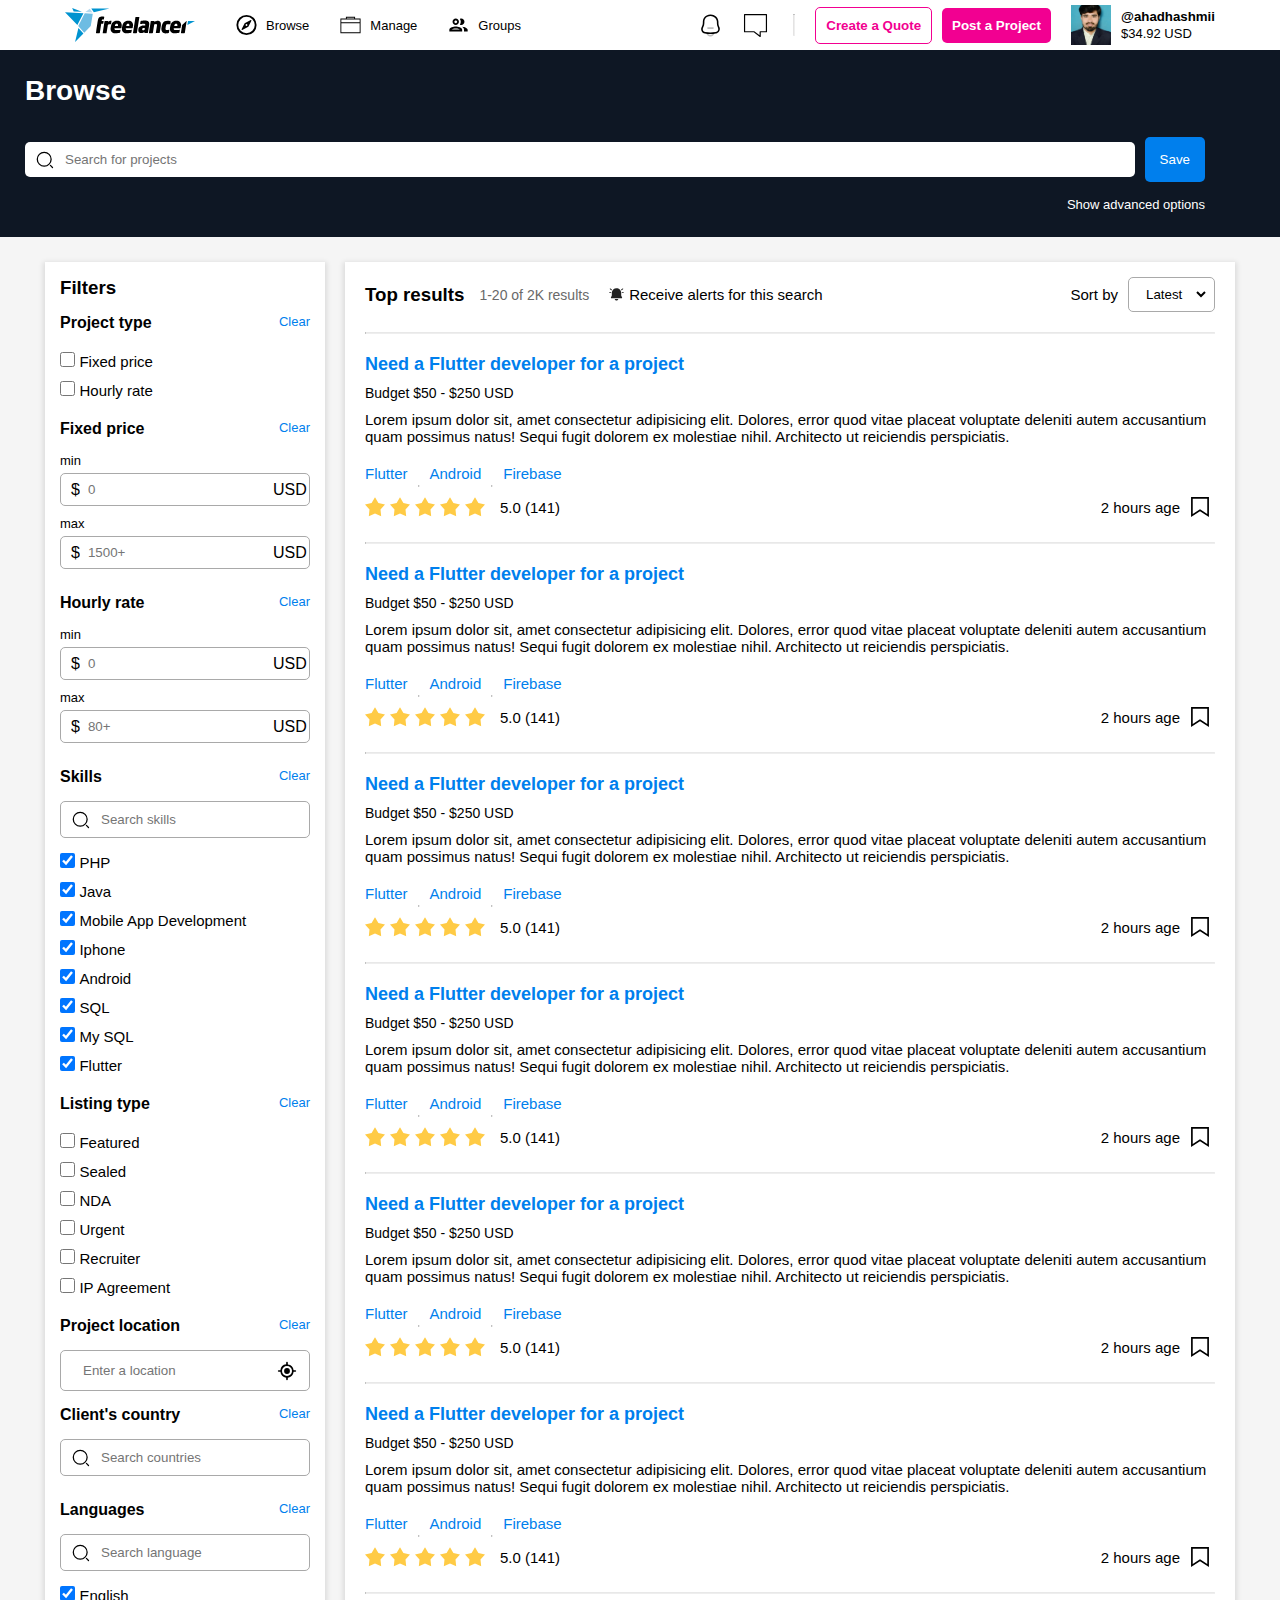
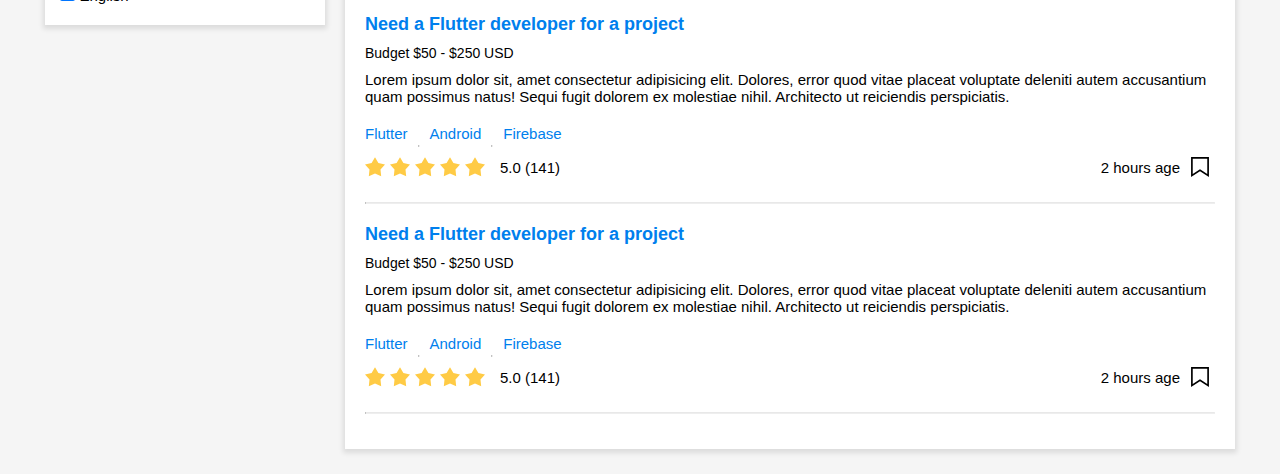
<file: index.html>
<!DOCTYPE html>
<html lang="en">

<head>
    <meta charset="UTF-8">
    <meta http-equiv="X-UA-Compatible" content="IE=edge">
    <meta name="viewport" content="width=device-width, initial-scale=1.0">
    <title>Freelancer</title>
    <link rel="shortcut icon" href="assets/icons/freelancer.png" type="image/x-icon">
    <link rel="stylesheet" href="css/utils.css">
    <link rel="stylesheet" href="css/home/header.css">
    <link rel="stylesheet" href="css/home/search-area.css">
    <link rel="stylesheet" href="css/home/main.css">
    <link rel="stylesheet" href="css/home/filters.css">
    <link rel="stylesheet" href="css/home/top-results.css">
</head>

<body>
    <section class="header">
        <nav>
            <img class="logo" src="assets/icons/logo.svg" alt="">
            <ul>
                <li>
                    <div class="menu-item">
                        <img src="assets/icons/explore.svg" alt="">
                        <p>Browse</p>
                    </div>
                </li>
                <li>
                    <div class="menu-item">
                        <img src="assets/icons/manage.svg" alt="">
                        <p>Manage</p>
                    </div>
                </li>
                <li>
                    <div class="menu-item">
                        <img src="assets/icons/groups.svg" alt="">
                        <p>Groups</p>
                    </div>
                </li>
            </ul>
            <div class="spacer"></div>
            <img class="noti-chat" src="assets/icons/notification.svg" alt="">
            <img class="noti-chat" src="assets/icons/message.svg" alt="">
            <hr>
            <button class="outline-btn">Create a Quote</button>
            <button class="fill-btn">Post a Project</button>
            <img class="profile-img" src="assets/images/user.JPG" alt="">
            <div class="profile">
                <h5>@ahadhashmii</h5>
                <p>$34.92 USD</p>
            </div>
        </nav>
    </section>


    <section class="search">
        <div class="search-area">
            <h1>Browse</h1>
            <div class="input-area">
                <img src="assets/icons/search.svg" alt="">
                <input type="text" placeholder="Search for projects">
                <button>Save</button>
            </div>
            <a href="">Show advanced options</a>
        </div>
    </section>



    <section class="main">

        <div class="filters">
            <h3>Filters</h3>

            <div class="filter-title">
                <h4>Project type</h4>
                <a href="">Clear</a>
            </div>
            <div class="check-box">
                <input type="checkbox" name="">
                <span>Fixed price</span>
            </div>
            <div class="check-box">
                <input type="checkbox" name="">
                <span>Hourly rate</span>
            </div>

            <div class="filter-title">
                <h4>Fixed price</h4>
                <a href="">Clear</a>
            </div>
            <p class="min-max">min</p>
            <div class="price-input">
                <p>$</p>
                <input type="text" placeholder="0">
                <p>USD</p>
            </div>
            <p class="min-max">max</p>
            <div class="price-input">
                <p>$</p>
                <input type="text" placeholder="1500+">
                <p>USD</p>
            </div>

            <div class="filter-title">
                <h4>Hourly rate</h4>
                <a href="">Clear</a>
            </div>
            <p class="min-max">min</p>
            <div class="price-input">
                <p>$</p>
                <input type="text" placeholder="0">
                <p>USD</p>
            </div>
            <p class="min-max">max</p>
            <div class="price-input">
                <p>$</p>
                <input type="text" placeholder="80+">
                <p>USD</p>
            </div>

            <div class="filter-title">
                <h4>Skills</h4>
                <a href="">Clear</a>
            </div>
            <div class="skills-search">
                <img src="assets/icons/search.svg" alt="">
                <input type="text" placeholder="Search skills">
            </div>
            <div class="check-box">
                <input type="checkbox" name="" checked>
                <span>PHP</span>
            </div>
            <div class="check-box">
                <input type="checkbox" name="" checked>
                <span>Java</span>
            </div>
            <div class="check-box">
                <input type="checkbox" name="" checked>
                <span>Mobile App Development</span>
            </div>
            <div class="check-box">
                <input type="checkbox" name="" checked>
                <span>Iphone</span>
            </div>
            <div class="check-box">
                <input type="checkbox" name="" checked>
                <span>Android</span>
            </div>
            <div class="check-box">
                <input type="checkbox" name="" checked>
                <span>SQL</span>
            </div>
            <div class="check-box">
                <input type="checkbox" name="" checked>
                <span>My SQL</span>
            </div>
            <div class="check-box">
                <input type="checkbox" name="" checked>
                <span>Flutter</span>
            </div>

            <div class="filter-title">
                <h4>Listing type</h4>
                <a href="">Clear</a>
            </div>
            <div class="check-box">
                <input type="checkbox" name="">
                <span>Featured</span>
            </div>
            <div class="check-box">
                <input type="checkbox" name="">
                <span>Sealed</span>
            </div>
            <div class="check-box">
                <input type="checkbox" name="">
                <span>NDA</span>
            </div>
            <div class="check-box">
                <input type="checkbox" name="">
                <span>Urgent</span>
            </div>
            <div class="check-box">
                <input type="checkbox" name="">
                <span>Recruiter</span>
            </div>
            <div class="check-box">
                <input type="checkbox" name="">
                <span>IP Agreement</span>
            </div>

            <div class="filter-title">
                <h4>Project location</h4>
                <a href="">Clear</a>
            </div>
            <div class="project-location">
                <input type="text" placeholder="Enter a location">
                <img src="assets/icons/location.svg" alt="">
            </div>

            <div class="filter-title">
                <h4>Client's country</h4>
                <a href="">Clear</a>
            </div>
            <div class="skills-search">
                <img src="assets/icons/search.svg" alt="">
                <input type="text" placeholder="Search countries">
            </div>

            <div class="filter-title">
                <h4>Languages</h4>
                <a href="">Clear</a>
            </div>
            <div class="skills-search">
                <img src="assets/icons/search.svg" alt="">
                <input type="text" placeholder="Search language">
            </div>
            <div class="check-box">
                <input type="checkbox" name="" checked>
                <span>English</span>
            </div>
        </div>

        <div class="top-results">
            <div class="results-head">
                <h3>Top results</h3>
                <p>1-20 of 2K results</p>
                <img src="assets/icons/alert.svg" alt="">
                <span>Receive alerts for this search</span>
                <div class="spacer"></div>
                <span>Sort by</span>
                <div class="picker">
                    <select name="" id="">
                        <option value="latest">Latest</option>
                        <option value="oldest">Oldest</option>
                    </select>
                </div>
            </div>
            <hr>
            <div class="item-project">
                <h2>Need a Flutter developer for a project</h2>
                <span>Budget $50 - $250 USD</span>
                <p>Lorem ipsum dolor sit, amet consectetur adipisicing elit. Dolores, error quod vitae placeat voluptate
                    deleniti autem accusantium quam possimus natus! Sequi fugit dolorem ex molestiae nihil. Architecto
                    ut reiciendis perspiciatis.
                </p>
                <div class="required-skills">
                    <p>Flutter</p>
                    <hr>
                    <p>Android</p>
                    <hr>
                    <p>Firebase</p>
                </div>
                <div class="star-timing">
                    <img src="assets/icons/star-fill.svg" alt="">
                    <img src="assets/icons/star-fill.svg" alt="">
                    <img src="assets/icons/star-fill.svg" alt="">
                    <img src="assets/icons/star-fill.svg" alt="">
                    <img src="assets/icons/star-fill.svg" alt="">
                    <p>5.0 (141)</p>
                    <div class="spacer"></div>
                    <p>2 hours age</p>
                    <img src="assets/icons/bookmark.svg" alt="">
                </div>
                <hr>
            </div>
            <div class="item-project">
                <h2>Need a Flutter developer for a project</h2>
                <span>Budget $50 - $250 USD</span>
                <p>Lorem ipsum dolor sit, amet consectetur adipisicing elit. Dolores, error quod vitae placeat voluptate
                    deleniti autem accusantium quam possimus natus! Sequi fugit dolorem ex molestiae nihil. Architecto
                    ut reiciendis perspiciatis.
                </p>
                <div class="required-skills">
                    <p>Flutter</p>
                    <hr>
                    <p>Android</p>
                    <hr>
                    <p>Firebase</p>
                </div>
                <div class="star-timing">
                    <img src="assets/icons/star-fill.svg" alt="">
                    <img src="assets/icons/star-fill.svg" alt="">
                    <img src="assets/icons/star-fill.svg" alt="">
                    <img src="assets/icons/star-fill.svg" alt="">
                    <img src="assets/icons/star-fill.svg" alt="">
                    <p>5.0 (141)</p>
                    <div class="spacer"></div>
                    <p>2 hours age</p>
                    <img src="assets/icons/bookmark.svg" alt="">
                </div>
                <hr>
            </div>
            <div class="item-project">
                <h2>Need a Flutter developer for a project</h2>
                <span>Budget $50 - $250 USD</span>
                <p>Lorem ipsum dolor sit, amet consectetur adipisicing elit. Dolores, error quod vitae placeat voluptate
                    deleniti autem accusantium quam possimus natus! Sequi fugit dolorem ex molestiae nihil. Architecto
                    ut reiciendis perspiciatis.
                </p>
                <div class="required-skills">
                    <p>Flutter</p>
                    <hr>
                    <p>Android</p>
                    <hr>
                    <p>Firebase</p>
                </div>
                <div class="star-timing">
                    <img src="assets/icons/star-fill.svg" alt="">
                    <img src="assets/icons/star-fill.svg" alt="">
                    <img src="assets/icons/star-fill.svg" alt="">
                    <img src="assets/icons/star-fill.svg" alt="">
                    <img src="assets/icons/star-fill.svg" alt="">
                    <p>5.0 (141)</p>
                    <div class="spacer"></div>
                    <p>2 hours age</p>
                    <img src="assets/icons/bookmark.svg" alt="">
                </div>
                <hr>
            </div>
            <div class="item-project">
                <h2>Need a Flutter developer for a project</h2>
                <span>Budget $50 - $250 USD</span>
                <p>Lorem ipsum dolor sit, amet consectetur adipisicing elit. Dolores, error quod vitae placeat voluptate
                    deleniti autem accusantium quam possimus natus! Sequi fugit dolorem ex molestiae nihil. Architecto
                    ut reiciendis perspiciatis.
                </p>
                <div class="required-skills">
                    <p>Flutter</p>
                    <hr>
                    <p>Android</p>
                    <hr>
                    <p>Firebase</p>
                </div>
                <div class="star-timing">
                    <img src="assets/icons/star-fill.svg" alt="">
                    <img src="assets/icons/star-fill.svg" alt="">
                    <img src="assets/icons/star-fill.svg" alt="">
                    <img src="assets/icons/star-fill.svg" alt="">
                    <img src="assets/icons/star-fill.svg" alt="">
                    <p>5.0 (141)</p>
                    <div class="spacer"></div>
                    <p>2 hours age</p>
                    <img src="assets/icons/bookmark.svg" alt="">
                </div>
                <hr>
            </div>
            <div class="item-project">
                <h2>Need a Flutter developer for a project</h2>
                <span>Budget $50 - $250 USD</span>
                <p>Lorem ipsum dolor sit, amet consectetur adipisicing elit. Dolores, error quod vitae placeat voluptate
                    deleniti autem accusantium quam possimus natus! Sequi fugit dolorem ex molestiae nihil. Architecto
                    ut reiciendis perspiciatis.
                </p>
                <div class="required-skills">
                    <p>Flutter</p>
                    <hr>
                    <p>Android</p>
                    <hr>
                    <p>Firebase</p>
                </div>
                <div class="star-timing">
                    <img src="assets/icons/star-fill.svg" alt="">
                    <img src="assets/icons/star-fill.svg" alt="">
                    <img src="assets/icons/star-fill.svg" alt="">
                    <img src="assets/icons/star-fill.svg" alt="">
                    <img src="assets/icons/star-fill.svg" alt="">
                    <p>5.0 (141)</p>
                    <div class="spacer"></div>
                    <p>2 hours age</p>
                    <img src="assets/icons/bookmark.svg" alt="">
                </div>
                <hr>
            </div>
            <div class="item-project">
                <h2>Need a Flutter developer for a project</h2>
                <span>Budget $50 - $250 USD</span>
                <p>Lorem ipsum dolor sit, amet consectetur adipisicing elit. Dolores, error quod vitae placeat voluptate
                    deleniti autem accusantium quam possimus natus! Sequi fugit dolorem ex molestiae nihil. Architecto
                    ut reiciendis perspiciatis.
                </p>
                <div class="required-skills">
                    <p>Flutter</p>
                    <hr>
                    <p>Android</p>
                    <hr>
                    <p>Firebase</p>
                </div>
                <div class="star-timing">
                    <img src="assets/icons/star-fill.svg" alt="">
                    <img src="assets/icons/star-fill.svg" alt="">
                    <img src="assets/icons/star-fill.svg" alt="">
                    <img src="assets/icons/star-fill.svg" alt="">
                    <img src="assets/icons/star-fill.svg" alt="">
                    <p>5.0 (141)</p>
                    <div class="spacer"></div>
                    <p>2 hours age</p>
                    <img src="assets/icons/bookmark.svg" alt="">
                </div>
                <hr>
            </div>
            <div class="item-project">
                <h2>Need a Flutter developer for a project</h2>
                <span>Budget $50 - $250 USD</span>
                <p>Lorem ipsum dolor sit, amet consectetur adipisicing elit. Dolores, error quod vitae placeat voluptate
                    deleniti autem accusantium quam possimus natus! Sequi fugit dolorem ex molestiae nihil. Architecto
                    ut reiciendis perspiciatis.
                </p>
                <div class="required-skills">
                    <p>Flutter</p>
                    <hr>
                    <p>Android</p>
                    <hr>
                    <p>Firebase</p>
                </div>
                <div class="star-timing">
                    <img src="assets/icons/star-fill.svg" alt="">
                    <img src="assets/icons/star-fill.svg" alt="">
                    <img src="assets/icons/star-fill.svg" alt="">
                    <img src="assets/icons/star-fill.svg" alt="">
                    <img src="assets/icons/star-fill.svg" alt="">
                    <p>5.0 (141)</p>
                    <div class="spacer"></div>
                    <p>2 hours age</p>
                    <img src="assets/icons/bookmark.svg" alt="">
                </div>
                <hr>
            </div>
            <div class="item-project">
                <h2>Need a Flutter developer for a project</h2>
                <span>Budget $50 - $250 USD</span>
                <p>Lorem ipsum dolor sit, amet consectetur adipisicing elit. Dolores, error quod vitae placeat voluptate
                    deleniti autem accusantium quam possimus natus! Sequi fugit dolorem ex molestiae nihil. Architecto
                    ut reiciendis perspiciatis.
                </p>
                <div class="required-skills">
                    <p>Flutter</p>
                    <hr>
                    <p>Android</p>
                    <hr>
                    <p>Firebase</p>
                </div>
                <div class="star-timing">
                    <img src="assets/icons/star-fill.svg" alt="">
                    <img src="assets/icons/star-fill.svg" alt="">
                    <img src="assets/icons/star-fill.svg" alt="">
                    <img src="assets/icons/star-fill.svg" alt="">
                    <img src="assets/icons/star-fill.svg" alt="">
                    <p>5.0 (141)</p>
                    <div class="spacer"></div>
                    <p>2 hours age</p>
                    <img src="assets/icons/bookmark.svg" alt="">
                </div>
                <hr>
            </div>
        </div>
    </section>
</body>

</html>
</file>
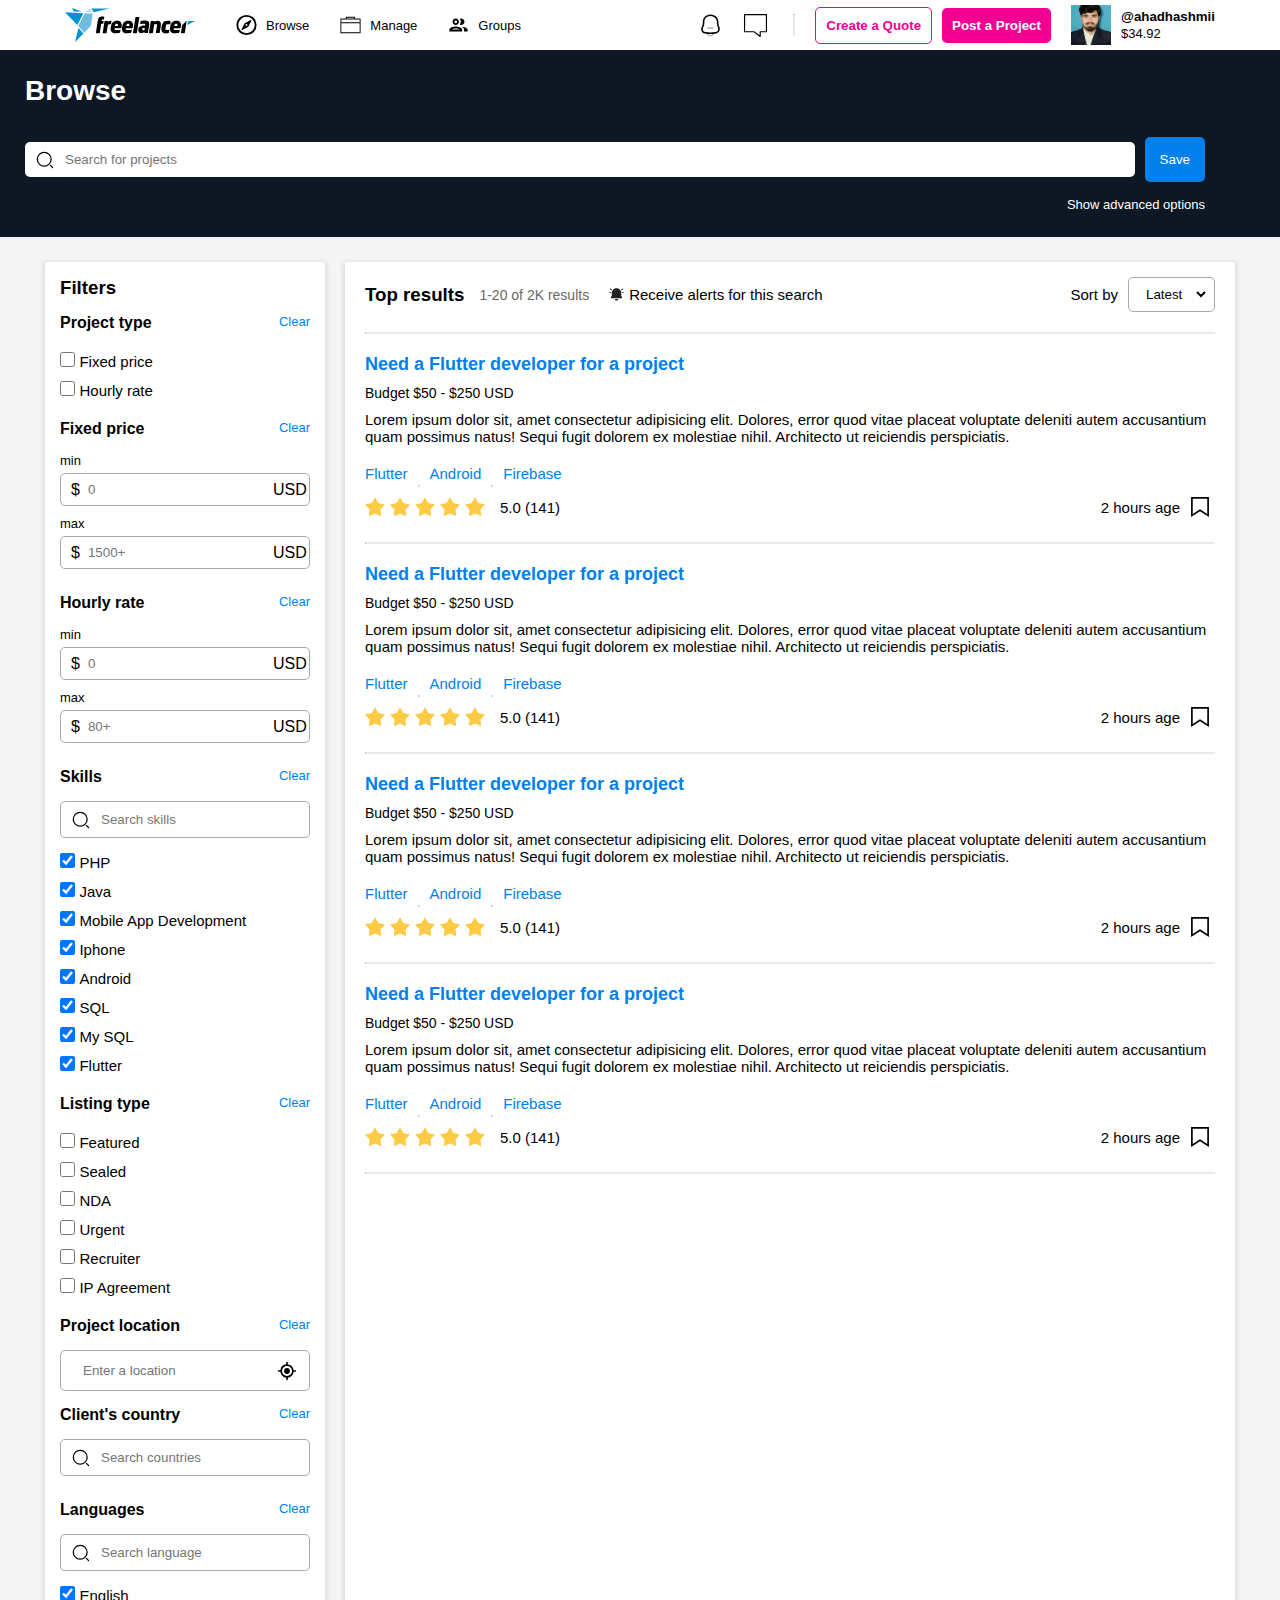
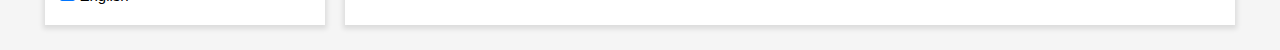
<file: home.html>
<!DOCTYPE html>
<html lang="en">

<head>
    <meta charset="UTF-8">
    <meta http-equiv="X-UA-Compatible" content="IE=edge">
    <meta name="viewport" content="width=device-width, initial-scale=1.0">
    <title>Freelancer</title>
    <link rel="stylesheet" href="css/utils.css">
    <link rel="stylesheet" href="css/home/header.css">
    <link rel="stylesheet" href="css/home/search-area.css">
    <link rel="stylesheet" href="css/home/main.css">
    <link rel="stylesheet" href="css/home/filters.css">
    <link rel="stylesheet" href="css/home/top-results.css">
</head>

<body>
    <section class="header">
        <nav>
            <img class="logo" src="assets/icons/logo.svg" alt="">
            <ul>
                <li>
                    <div class="menu-item">
                        <img src="assets/icons/explore.svg" alt="">
                        <p>Browse</p>
                    </div>
                </li>
                <li>
                    <div class="menu-item">
                        <img src="assets/icons/manage.svg" alt="">
                        <p>Manage</p>
                    </div>
                </li>
                <li>
                    <div class="menu-item">
                        <img src="assets/icons/groups.svg" alt="">
                        <p>Groups</p>
                    </div>
                </li>
            </ul>
            <div class="spacer"></div>
            <img class="noti-chat" src="assets/icons/notification.svg" alt="">
            <img class="noti-chat" src="assets/icons/message.svg" alt="">
            <hr>
            <button class="outline-btn">Create a Quote</button>
            <button class="fill-btn">Post a Project</button>
            <img class="profile-img" src="assets/images/user.JPG" alt="">
            <div class="profile">
                <h5>@ahadhashmii</h5>
                <p>$34.92</p>
            </div>
        </nav>
    </section>


    <section class="search">
        <div class="search-area">
            <h1>Browse</h1>
            <div class="input-area">
                <img src="assets/icons/search.svg" alt="">
                <input type="text" placeholder="Search for projects">
                <button>Save</button>
            </div>
            <a href="">Show advanced options</a>
        </div>
    </section>



    <section class="main">

        <div class="filters">
            <h3>Filters</h3>

            <div class="filter-title">
                <h4>Project type</h4>
                <a href="">Clear</a>
            </div>
            <div class="check-box">
                <input type="checkbox" name="">
                <span>Fixed price</span>
            </div>
            <div class="check-box">
                <input type="checkbox" name="">
                <span>Hourly rate</span>
            </div>

            <div class="filter-title">
                <h4>Fixed price</h4>
                <a href="">Clear</a>
            </div>
            <p class="min-max">min</p>
            <div class="price-input">
                <p>$</p>
                <input type="text" placeholder="0">
                <p>USD</p>
            </div>
            <p class="min-max">max</p>
            <div class="price-input">
                <p>$</p>
                <input type="text" placeholder="1500+">
                <p>USD</p>
            </div>

            <div class="filter-title">
                <h4>Hourly rate</h4>
                <a href="">Clear</a>
            </div>
            <p class="min-max">min</p>
            <div class="price-input">
                <p>$</p>
                <input type="text" placeholder="0">
                <p>USD</p>
            </div>
            <p class="min-max">max</p>
            <div class="price-input">
                <p>$</p>
                <input type="text" placeholder="80+">
                <p>USD</p>
            </div>

            <div class="filter-title">
                <h4>Skills</h4>
                <a href="">Clear</a>
            </div>
            <div class="skills-search">
                <img src="assets/icons/search.svg" alt="">
                <input type="text" placeholder="Search skills">
            </div>
            <div class="check-box">
                <input type="checkbox" name="" checked>
                <span>PHP</span>
            </div>
            <div class="check-box">
                <input type="checkbox" name="" checked>
                <span>Java</span>
            </div>
            <div class="check-box">
                <input type="checkbox" name="" checked>
                <span>Mobile App Development</span>
            </div>
            <div class="check-box">
                <input type="checkbox" name="" checked>
                <span>Iphone</span>
            </div>
            <div class="check-box">
                <input type="checkbox" name="" checked>
                <span>Android</span>
            </div>
            <div class="check-box">
                <input type="checkbox" name="" checked>
                <span>SQL</span>
            </div>
            <div class="check-box">
                <input type="checkbox" name="" checked>
                <span>My SQL</span>
            </div>
            <div class="check-box">
                <input type="checkbox" name="" checked>
                <span>Flutter</span>
            </div>

            <div class="filter-title">
                <h4>Listing type</h4>
                <a href="">Clear</a>
            </div>
            <div class="check-box">
                <input type="checkbox" name="">
                <span>Featured</span>
            </div>
            <div class="check-box">
                <input type="checkbox" name="">
                <span>Sealed</span>
            </div>
            <div class="check-box">
                <input type="checkbox" name="">
                <span>NDA</span>
            </div>
            <div class="check-box">
                <input type="checkbox" name="">
                <span>Urgent</span>
            </div>
            <div class="check-box">
                <input type="checkbox" name="">
                <span>Recruiter</span>
            </div>
            <div class="check-box">
                <input type="checkbox" name="">
                <span>IP Agreement</span>
            </div>

            <div class="filter-title">
                <h4>Project location</h4>
                <a href="">Clear</a>
            </div>
            <div class="project-location">
                <input type="text" placeholder="Enter a location">
                <img src="assets/icons/location.svg" alt="">
            </div>

            <div class="filter-title">
                <h4>Client's country</h4>
                <a href="">Clear</a>
            </div>
            <div class="skills-search">
                <img src="assets/icons/search.svg" alt="">
                <input type="text" placeholder="Search countries">
            </div>

            <div class="filter-title">
                <h4>Languages</h4>
                <a href="">Clear</a>
            </div>
            <div class="skills-search">
                <img src="assets/icons/search.svg" alt="">
                <input type="text" placeholder="Search language">
            </div>
            <div class="check-box">
                <input type="checkbox" name="" checked>
                <span>English</span>
            </div>
        </div>

        <div class="top-results">
            <div class="results-head">
                <h3>Top results</h3>
                <p>1-20 of 2K results</p>
                <img src="assets/icons/alert.svg" alt="">
                <span>Receive alerts for this search</span>
                <div class="spacer"></div>
                <span>Sort by</span>
                <div class="picker">
                    <select name="" id="">
                        <option value="latest">Latest</option>
                        <option value="oldest">Oldest</option>
                    </select>
                </div>
            </div>
            <hr>
            <div class="item-project">
                <h2>Need a Flutter developer for a project</h2>
                <span>Budget $50 - $250 USD</span>
                <p>Lorem ipsum dolor sit, amet consectetur adipisicing elit. Dolores, error quod vitae placeat voluptate
                    deleniti autem accusantium quam possimus natus! Sequi fugit dolorem ex molestiae nihil. Architecto
                    ut reiciendis perspiciatis.
                </p>
                <div class="required-skills">
                    <p>Flutter</p>
                    <hr>
                    <p>Android</p>
                    <hr>
                    <p>Firebase</p>
                </div>
                <div class="star-timing">
                    <img src="assets/icons/star-fill.svg" alt="">
                    <img src="assets/icons/star-fill.svg" alt="">
                    <img src="assets/icons/star-fill.svg" alt="">
                    <img src="assets/icons/star-fill.svg" alt="">
                    <img src="assets/icons/star-fill.svg" alt="">
                    <p>5.0 (141)</p>
                    <div class="spacer"></div>
                    <p>2 hours age</p>
                    <img src="assets/icons/bookmark.svg" alt="">
                </div>
                <hr>
            </div>
            <div class="item-project">
                <h2>Need a Flutter developer for a project</h2>
                <span>Budget $50 - $250 USD</span>
                <p>Lorem ipsum dolor sit, amet consectetur adipisicing elit. Dolores, error quod vitae placeat voluptate
                    deleniti autem accusantium quam possimus natus! Sequi fugit dolorem ex molestiae nihil. Architecto
                    ut reiciendis perspiciatis.
                </p>
                <div class="required-skills">
                    <p>Flutter</p>
                    <hr>
                    <p>Android</p>
                    <hr>
                    <p>Firebase</p>
                </div>
                <div class="star-timing">
                    <img src="assets/icons/star-fill.svg" alt="">
                    <img src="assets/icons/star-fill.svg" alt="">
                    <img src="assets/icons/star-fill.svg" alt="">
                    <img src="assets/icons/star-fill.svg" alt="">
                    <img src="assets/icons/star-fill.svg" alt="">
                    <p>5.0 (141)</p>
                    <div class="spacer"></div>
                    <p>2 hours age</p>
                    <img src="assets/icons/bookmark.svg" alt="">
                </div>
                <hr>
            </div>
            <div class="item-project">
                <h2>Need a Flutter developer for a project</h2>
                <span>Budget $50 - $250 USD</span>
                <p>Lorem ipsum dolor sit, amet consectetur adipisicing elit. Dolores, error quod vitae placeat voluptate
                    deleniti autem accusantium quam possimus natus! Sequi fugit dolorem ex molestiae nihil. Architecto
                    ut reiciendis perspiciatis.
                </p>
                <div class="required-skills">
                    <p>Flutter</p>
                    <hr>
                    <p>Android</p>
                    <hr>
                    <p>Firebase</p>
                </div>
                <div class="star-timing">
                    <img src="assets/icons/star-fill.svg" alt="">
                    <img src="assets/icons/star-fill.svg" alt="">
                    <img src="assets/icons/star-fill.svg" alt="">
                    <img src="assets/icons/star-fill.svg" alt="">
                    <img src="assets/icons/star-fill.svg" alt="">
                    <p>5.0 (141)</p>
                    <div class="spacer"></div>
                    <p>2 hours age</p>
                    <img src="assets/icons/bookmark.svg" alt="">
                </div>
                <hr>
            </div>
            <div class="item-project">
                <h2>Need a Flutter developer for a project</h2>
                <span>Budget $50 - $250 USD</span>
                <p>Lorem ipsum dolor sit, amet consectetur adipisicing elit. Dolores, error quod vitae placeat voluptate
                    deleniti autem accusantium quam possimus natus! Sequi fugit dolorem ex molestiae nihil. Architecto
                    ut reiciendis perspiciatis.
                </p>
                <div class="required-skills">
                    <p>Flutter</p>
                    <hr>
                    <p>Android</p>
                    <hr>
                    <p>Firebase</p>
                </div>
                <div class="star-timing">
                    <img src="assets/icons/star-fill.svg" alt="">
                    <img src="assets/icons/star-fill.svg" alt="">
                    <img src="assets/icons/star-fill.svg" alt="">
                    <img src="assets/icons/star-fill.svg" alt="">
                    <img src="assets/icons/star-fill.svg" alt="">
                    <p>5.0 (141)</p>
                    <div class="spacer"></div>
                    <p>2 hours age</p>
                    <img src="assets/icons/bookmark.svg" alt="">
                </div>
                <hr>
            </div>
        </div>
    </section>
</body>

</html>
</file>
<file: css/utils.css>
* {
    margin: 0;
    padding: 0;
    font-family: Roboto,Helvetica Neue,Helvetica,Arial,sans-serif;;
}

.text-center {
    text-align: center;
}

:root {
    --primary-color: #f20091;
    --secondary-color: #007fed;
    --shadow-value: 0 2px 5px 2px rgba(0, 0, 0, 0.1);
}

body {
    background-color: whitesmoke;
}

.spacer {
    flex: 1;
}
</file>
<file: css/home/header.css>
.header {
    background-color: white;
    width: 100%;
    box-sizing: border-box;
    padding: 5px;
}

nav {
    display: flex;
    align-items: center;
    max-width: 1150px;
    margin: 0 auto;
}

nav ul li {
    list-style: none;
}

nav ul {
    display: flex;
}

.logo {
    width: 130px;
    margin-right: 25px;
    cursor: pointer;
}

.menu-item {
    display: flex;
    align-items: center;
    margin: 0 15px;
    cursor: pointer;
}

.menu-item img {
    height: 22px;
    width: 23px;
    margin-right: 8px;
}

.menu-item p {
    font-size: small;
}

.noti-chat {
    height: 25px;
    width: 25px;
    margin: 0 10px;
    cursor: pointer;
}

.header hr {
    height: 20px;
    margin: 0 15px;
    border-left: 0.2px solid rgb(228, 227, 227);
}

.outline-btn {
    background-color: transparent;
    border: 1px solid var(--primary-color);
    border-radius: 5px;
    padding: 10px;
    font-weight: bold;
    margin: 0 5px;
    color: var(--primary-color);
    cursor: pointer;
}

.fill-btn {
    background-color: var(--primary-color);
    border-radius: 5px;
    padding: 10px;
    color: white;
    border: none;
    margin: 0 5px;
    font-weight: bold;
    cursor: pointer;
}

.profile-img {
    width: 40px;
    height: 40px;
    margin: 0 10px 0 15px;
    object-fit: cover;
    cursor: pointer;
}

.profile p {
    font-size: small;
    margin-top: 2px;
}
</file>
<file: css/home/search-area.css>
.search {
    flex: 1;
    background-color: #0e1724;
    padding: 25px;
}

.search-area {
    display: flex;
    flex-direction: column;
    max-width: 1200px;
    transform: translate(-35px);
    margin: 0 auto;
}

.search-area h1 {
    color: white;
    font-size: 28px;
    margin: 0 0 30px 20px;
}

.input-area {
    display: flex;
    max-width: 1250px;
    align-items: center;
}

.input-area img {
    height: 20px;
    width: 20px;
    position: relative;
    left: 30px;
}

.input-area input {
    border: none;
    border-radius: 5px;
    outline: none;
    flex: 1;
    padding: 10px 10px 10px 40px;
}

.input-area button {
    background-color: var(--secondary-color);
    border: none;
    padding: 15px;
    margin-left: 10px;
    color: white;
    border-radius: 5px;
    cursor: pointer;
}

.search-area a {
    color: white;
    text-decoration: none;
    align-self: flex-end;
    margin-top: 15px;
    font-size: small;
}

.search-area a:hover {
    color: var(--secondary-color);
    text-decoration: underline;
}
</file>
<file: css/home/main.css>
.main {
    display: flex;
    justify-content: center;
    margin: 25px auto;
}
</file>
<file: css/home/filters.css>
.filters {
    display: flex;
    flex-direction: column;
    background-color: white;
    max-width: 250px;
    height: fit-content;
    padding: 15px;
    box-shadow: var(--shadow-value);
}

.filter-title {
    display: flex;
    margin: 15px 0;
    justify-content: space-between;
}

.filter-title a {
    text-decoration: none;
    color: var(--secondary-color);
    font-size: small;
}

.check-box {
    margin: 5px 0;
}

.check-box input {
    height: 15px;
    width: 15px;
    border-radius: 2px;
}

.check-box span {
    font-size: 15px;
}

.price-input {
    border: 1px solid darkgray;
    border-radius: 5px;
    display: flex;
    margin-top: 5px;
    margin-bottom: 10px;
    align-items: center;
    padding: 0 10px;
}

.min-max {
    font-size: small;
}

.price-input input {
    height: fit-content;
    flex: 1;
    border: none;
    outline: none;
    padding: 8px;
}

.skills-search {
    border: 1px solid darkgray;
    border-radius: 5px;
    display: flex;
    align-items: center;
    padding: 0 10px;
    margin-bottom: 10px;
}

.skills-search img {
    height: 20px;
    width: 20px;
}

.skills-search input {
    padding: 10px;
    border: none;
    outline: none;
}

.project-location {
    padding: 2px 12px;
    display: flex;
    border: 1px solid darkgray;
    border-radius: 5px;
    align-items: center;
}

.project-location img {
    height: 20px;
    width: 20px;
    cursor: pointer;
}

.project-location input {
    height: fit-content;
    flex: 1;
    padding: 10px;
    border: none;
    outline: none;
}
</file>
<file: css/home/top-results.css>
.top-results {
    display: flex;
    flex-direction: column;
    margin-left: 20px;
    max-width: 850px;
    background-color: white;
    padding: 15px 20px;
    box-shadow: var(--shadow-value);
}

.results-head {
    display: flex;
    align-items: center;
}

.results-head p {
    color: dimgray;
    font-size: 14px;
    margin-left: 15px;
}

.results-head span {
    font-size: 15px;
}

.results-head img {
    height: 15px;
    width: 15px;
    margin: 0 5px 0 20px;
}

.picker {
    padding: 0 5px;
    border: 1px solid darkgray;
    border-radius: 5px;
    margin-left: 10px;
}

.picker select {
    padding: 8px;
    border: none;
    outline: none;
    background-color: white;
}

.top-results .spacer {
    flex: 1;
}

.top-results hr {
    margin: 20px 0;
    border-top: 1px solid rgb(232, 232, 232);
}

.item-project {
    display: flex;
    flex-direction: column;
    cursor: pointer;
}

.item-project h2 {
    color: var(--secondary-color);
    font-size: large;
    margin-bottom: 10px;
}

.item-project span {
    font-size: 14px;
}

.item-project p {
    margin: 10px 0;
    font-size: 15px;
}

.required-skills {
    display: flex;
    align-items: center;
    margin-bottom: 5px;
}

.required-skills p {
    color: var(--secondary-color);
}

.required-skills hr {
    margin: 0 10px;
}

.star-timing {
    display: flex;
    align-items: center;
}

.star-timing img {
    height: 20px;
    width: 20px;
    margin-right: 5px;
}

.star-timing p {
    margin: 0 10px;
}

.item-project hr {
    margin-top: 25px;
}
</file>
